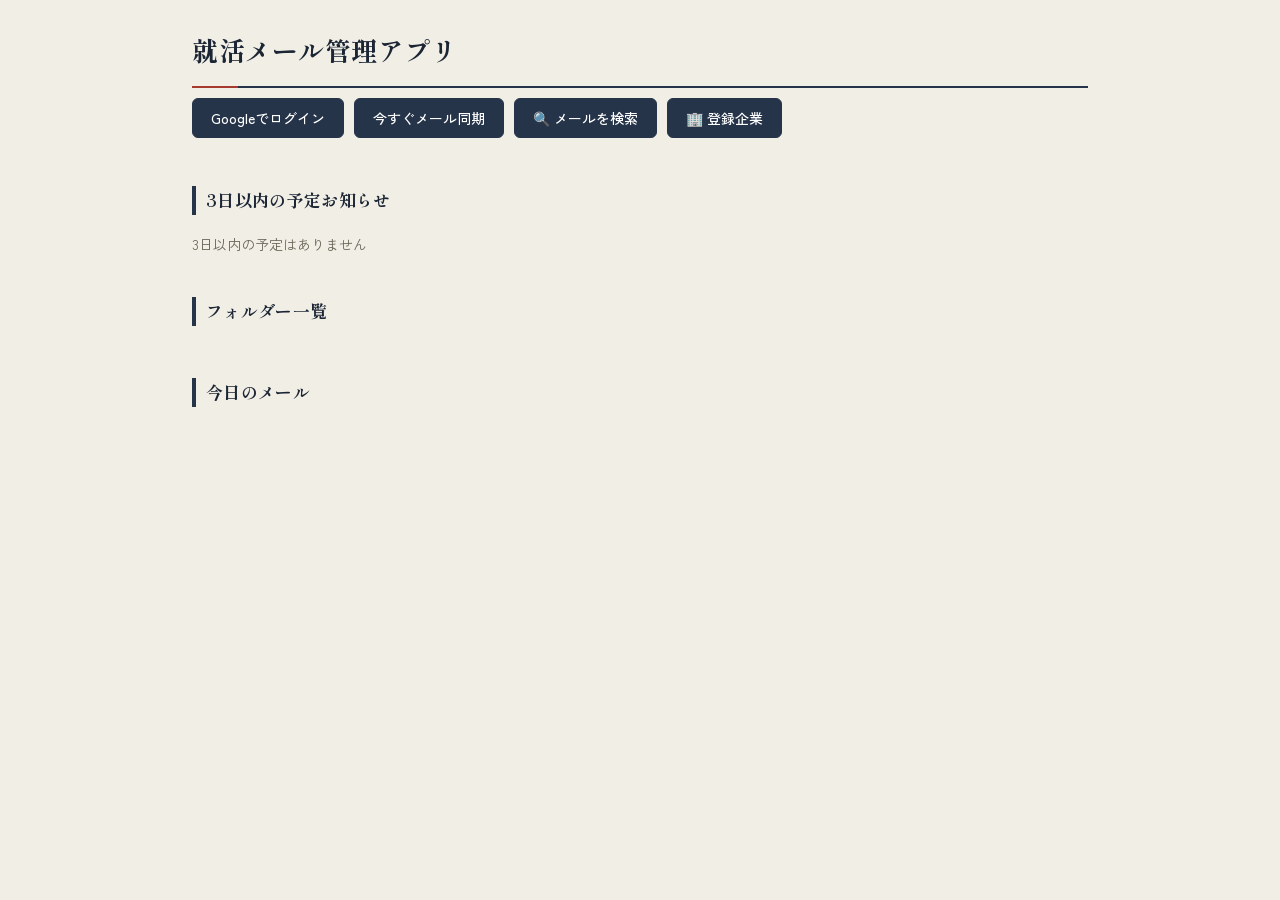
<file: index.html>
<!DOCTYPE html>
<html lang="ja">
<head>
  <meta charset="UTF-8">
  <meta name="viewport" content="width=device-width, initial-scale=1">
  <title>就活メール管理アプリ</title>
  <link rel="stylesheet" href="./css/style.css">

  <!-- Gmail処理・ログイン状態 -->
  <script type="module" src="./js/gmail.js"></script>
  <script src="https://accounts.google.com/gsi/client" async defer></script>

  <style>
    #logoutBtn { display: none; }
  </style>
</head>

<body>

  <h1>就活メール管理アプリ</h1>

  <button id="loginBtn" onclick="loginWithGoogle()">Googleでログイン</button>
  <button id="logoutBtn" onclick="logout()">ログアウト</button>
  <button onclick="manualSync()">今すぐメール同期</button>
  <button onclick="location.href='mails.html'">🔍 メールを検索</button>
  <button onclick="location.href='companies.html'">🏢 登録企業</button>
  <!-- メンテナンス用機能は画面には表示しない（ブラウザのコンソールから runReclassify() / runRepairBodies() / runSyncHealthCheck() として呼び出し可能） -->
  <button onclick="runReclassify()" style="display:none">🔁 振り分けを再判定</button>
  <button onclick="runRepairBodies()" style="display:none">🩹 本文の文字化けを修復</button>
  <button onclick="runSyncHealthCheck()" style="display:none">🩺 同期状況を確認</button>

  <div class="sync-status">
    <span id="lastSyncedLabel"></span>
  </div>

  <h2>3日以内の予定お知らせ</h2>
  <div id="upcomingNotice"></div>

  <h2>フォルダー一覧</h2>
  <div class="folder-grid" id="folderGrid"></div>

  <h2>今日のメール</h2>
  <div id="todayMailList"></div>

  <script>
    window.openFolder = function(category) {
      location.href = `folder.html?category=${category}`;
    };
  </script>

  <!-- ログイン状態・今日のメールの初期化 -->
  <script type="module">
    import { updateLoginUI } from "./js/auth.js";
    import {
      loadTodayMails, getLastSyncedAt, syncMails, refreshReadStatus, reclassifyAll, repairHtmlBodies, getSyncHealthCheck
    } from "./js/gmail.js";

    updateLoginUI();

    // まずキャッシュで即表示 → Supabaseの最新既読状態が届いたら差し替え
    // （renderFoldersの再描画も同じ結果を使い回し、Supabaseへの問い合わせを1回にまとめる）
    loadTodayMails();
    window.__readStatusRefreshed = refreshReadStatus().then(() => {
      loadTodayMails();
      if (window.renderFolders) window.renderFolders();
    });

    function formatLastSynced() {
      const t = getLastSyncedAt();
      const label = document.getElementById("lastSyncedLabel");
      if (!t) {
        label.textContent = "（まだ同期していません）";
        return;
      }
      const d = new Date(t);
      label.textContent = `最終更新: ${d.toLocaleString("ja-JP", { month: "numeric", day: "numeric", hour: "2-digit", minute: "2-digit" })}`;
    }
    formatLastSynced();

    // 「今すぐメール同期」ボタン
    window.manualSync = async function () {
      await syncMails();
      formatLastSynced();
      renderFolders();
    };

    // 「振り分けを再判定」ボタン（Gmail APIは叩かず、保存済み本文でカテゴリだけ再判定）
    window.runReclassify = async function () {
      const { total, changed } = await reclassifyAll();
      renderFolders();
      loadTodayMails();
      alert(`${total}件中 ${changed}件のカテゴリを更新しました`);
    };

    // 「同期状況を確認」ボタン
    window.runSyncHealthCheck = async function () {
      const result = await getSyncHealthCheck();
      if (!result) return;
      if (result.error) {
        alert("同期状況の確認に失敗しました。ログインし直してから試してください。");
        return;
      }
      const diff = result.gmailTotal - result.localTotal;
      const capNote = !result.isFirstSyncDone
        ? "\n（まだ一度も同期してません）"
        : (result.localTotal >= 500
            ? "\n※初回同期の上限500件に達しています。差分同期で少しずつ追いついていきます。"
            : "");
      alert(
        `Gmail全体のメール数：${result.gmailTotal}件\n` +
        `ローカルに保存済み：${result.localTotal}件\n` +
        `差：${diff}件${capNote}\n\n` +
        `※Gmail全体には就活と関係ないメールも全部含まれます。同期が正常なら「今すぐメール同期」を押すたびに差が縮まっていきます。`
      );
    };
    window.runRepairBodies = async function () {
      const { total, fixed, authError, stillBroken } = await repairHtmlBodies();
      renderFolders();
      loadTodayMails();
      if (total === 0) {
        alert("HTMLタグが混ざったままの本文は見つかりませんでした");
      } else if (authError) {
        alert(`Googleログインの有効期限が切れているようです。一度ログアウトして、再度ログインしてから試してください。（対象${total}件、修復0件）`);
      } else {
        alert(`対象${total}件中 ${fixed}件の本文を修復しました${stillBroken > 0 ? `（${stillBroken}件は修復後もHTMLが残っていました。開発者ツールのConsoleに詳細を出しています）` : ""}`);
      }
    };

    window.renderFolders = renderFolders; // フォルダー描画スクリプトから呼べるように
  </script>

  <!-- フォルダー一覧生成 -->
  <script type="module">
    import { getFolderCounts } from "./js/gmail.js";

    // フォルダー名 → 仕分けタブの色分類
    const FOLDER_TYPES = {
      "面接案内": "interview",
      "面接日程調整": "interview",
      "説明会案内": "briefing",
      "インターン案内": "briefing",
      "座談会案内": "briefing",
      "イベント案内": "briefing",
      "選考優遇案内": "other",
      "締切案内": "deadline",
      "エントリー案内": "deadline",
      "書類選考通過": "other",
      "書類選考不通過": "other",
      "適性検査・WEBテスト": "deadline",
      "課題提出": "deadline",
      "合格・内定": "other",
      "不採用": "other",
      "要返信": "other",
      "その他": "other",
      "カレンダーを見る": "calendar"
    };

    const folders = Object.keys(FOLDER_TYPES);

    window.renderFolders = function () {
      const counts = getFolderCounts();
      const grid = document.getElementById("folderGrid");
      grid.innerHTML = "";

      folders.forEach(folder => {
        const div = document.createElement("div");
        div.className = "folder-item";
        div.dataset.type = FOLDER_TYPES[folder];

        if (folder === "カレンダーを見る") {
          div.onclick = () => location.href = "calendar.html";
          div.innerHTML = `
            <div class="folder-count"></div>
            <div>${folder}</div>
          `;
        } else {
          const info = counts[folder] || { total: 0, unread: 0 };
          const unreadLabel = info.unread > 0
            ? `<span class="unread-stamp">${info.unread}</span>`
            : "";
          div.onclick = () => openFolder(folder);
          div.innerHTML = `
            <div class="folder-count">${info.total}件${unreadLabel}</div>
            <div>${folder}</div>
          `;
        }

        grid.appendChild(div);
      });
    };

    renderFolders();
    // Supabaseへの問い合わせは上の既読状態取得スクリプトで1回だけ行い、
    // その完了後にrenderFoldersを呼び直す（ここでは重ねて問い合わせない）
  </script>

  <!-- 直近3日以内の予定お知らせ -->
  <script type="module">
    import { getUpcomingEvents } from "./js/calendar.js";

    function escapeHtml(str) {
      if (str == null) return "";
      return String(str)
        .replace(/&/g, "&amp;")
        .replace(/</g, "&lt;")
        .replace(/>/g, "&gt;")
        .replace(/"/g, "&quot;")
        .replace(/'/g, "&#39;");
    }

    function renderUpcoming() {
      const noticeBox = document.getElementById("upcomingNotice");
      const upcoming = getUpcomingEvents(3);

      if (upcoming.length === 0) {
        noticeBox.innerHTML = `<div class="notice-empty">3日以内の予定はありません</div>`;
        return;
      }

      noticeBox.innerHTML = "";
      upcoming.forEach(ev => {
        const d = new Date(ev.datetime);
        const dateStr = d.toLocaleDateString("ja-JP", { month: "numeric", day: "numeric", weekday: "short" });
        const timeStr = d.toLocaleTimeString("ja-JP", { hour: "2-digit", minute: "2-digit" });

        const div = document.createElement("div");
        div.className = "notice-item";
        div.innerHTML = `【${escapeHtml(ev.category)}】${dateStr} ${timeStr}〜 ${escapeHtml(ev.title)}`;

        // メール解析から自動登録された予定（sourceMailIdあり）はクリックで元メールへ飛べるようにする。
        // 締切イベントは "{gmailId}-deadline" という形でIDを持っているため、元のGmail IDに戻す。
        if (ev.sourceMailId) {
          const mailId = ev.sourceMailId.replace(/-deadline$/, "");
          div.classList.add("notice-item-clickable");
          div.title = "クリックでメールを開く";
          div.onclick = () => { location.href = `mail.html?id=${encodeURIComponent(mailId)}`; };
        }

        noticeBox.appendChild(div);
      });
    }

    renderUpcoming();
    window.addEventListener("mailsSynced", renderUpcoming);
  </script>

</body>
</html>
</file>
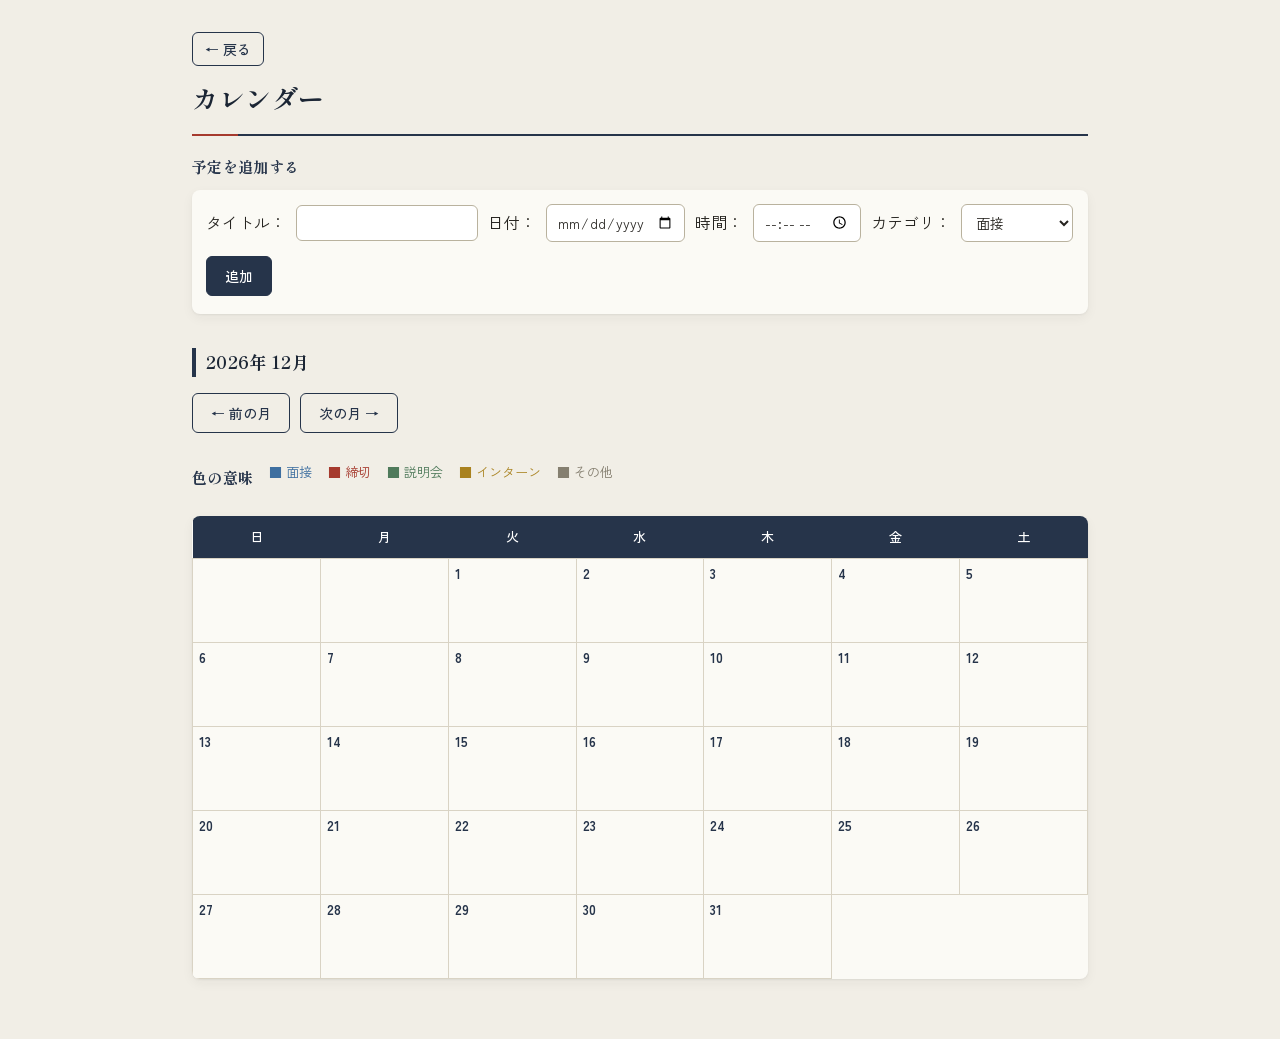
<file: calendar.html>
<!DOCTYPE html>
<html lang="ja">
<head>
  <meta charset="UTF-8">
  <meta name="viewport" content="width=device-width, initial-scale=1">
  <title>カレンダー</title>
  <link rel="stylesheet" href="./css/style.css">

  <!-- 戻るボタン（1回だけ） -->
  <script type="module">
    import { insertBackButton } from "./js/ui.js";
    insertBackButton();
  </script>
</head>

<body>

  <h1>カレンダー</h1>

  <!-- 予定追加フォーム（横1列） -->
  <div id="addScheduleBox">
    <h3>予定を追加する</h3>

    <div class="schedule-row">
      <label>タイトル：</label>
      <input type="text" id="titleInput">

      <label>日付：</label>
      <input type="date" id="dateInput">

      <label>時間：</label>
      <input type="time" id="timeInput">

      <label>カテゴリ：</label>
      <select id="categoryInput">
        <option value="面接">面接</option>
        <option value="締切">締切</option>
        <option value="説明会">説明会</option>
        <option value="インターン">インターン</option>
        <option value="その他">その他</option>
      </select>

      <button id="addBtn">追加</button>
    </div>
  </div>

  <!-- カレンダー本体 -->
  <div id="calendar"></div>

  <script type="module" src="./js/calendar.js"></script>

</body>
</html>
</file>
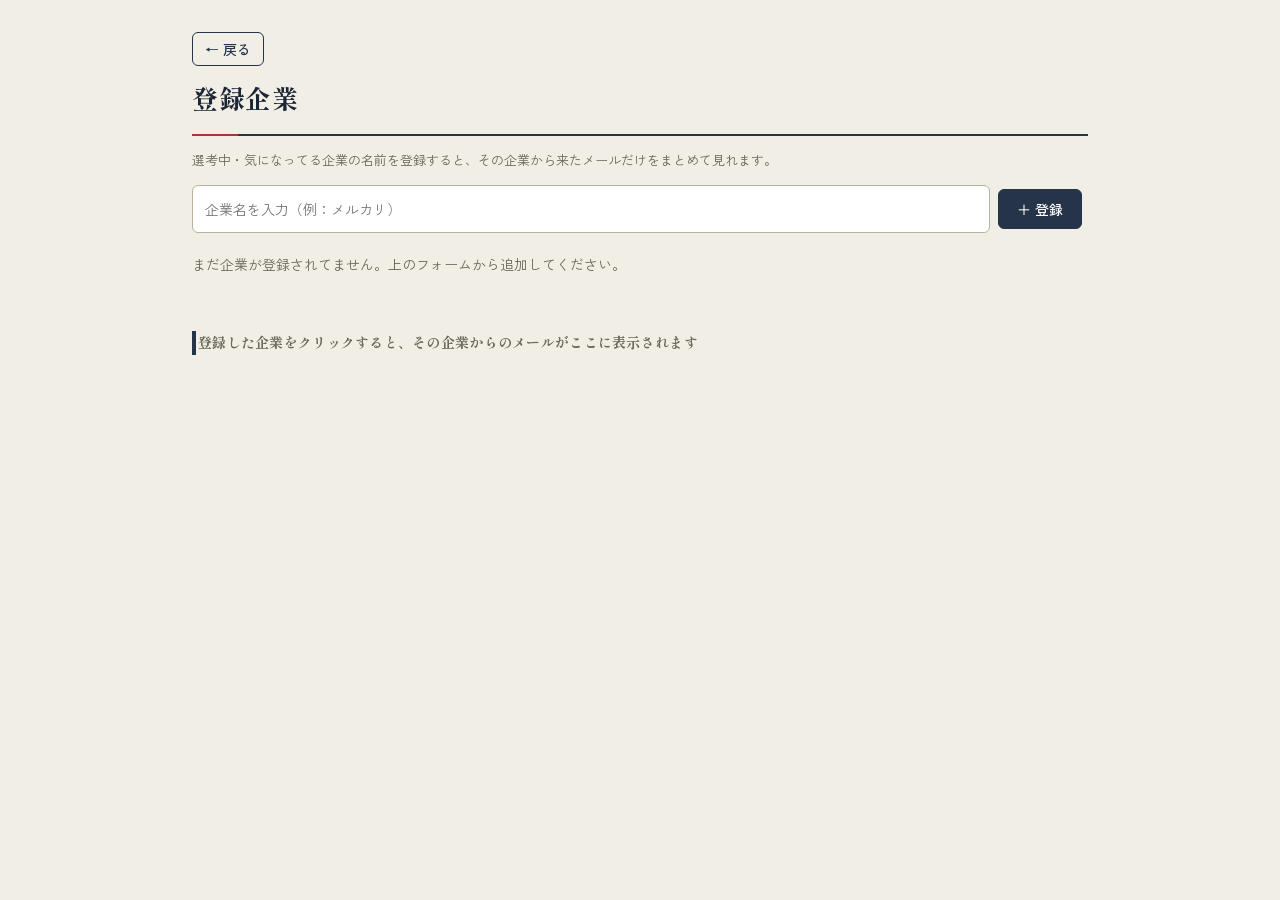
<file: companies.html>
<!DOCTYPE html>
<html lang="ja">
<head>
  <meta charset="UTF-8">
  <meta name="viewport" content="width=device-width, initial-scale=1">
  <title>登録企業</title>
  <link rel="stylesheet" href="./css/style.css">
  <script type="module">
    import { insertBackButton } from "./js/ui.js";
    insertBackButton();
  </script>
  <style>
    #addCompanyForm {
      display: flex;
      gap: 8px;
      margin: 14px 0 20px;
      flex-wrap: wrap;
    }
    #companyNameInput {
      flex: 1;
      min-width: 200px;
      padding: 9px 12px;
      font-size: 14px;
    }
    #companyList {
      display: flex;
      flex-wrap: wrap;
      gap: 10px;
      margin-bottom: 24px;
    }
    .company-chip {
      display: flex;
      align-items: center;
      gap: 8px;
      background: var(--card);
      border: 1px solid var(--line);
      border-radius: 999px;
      padding: 7px 8px 7px 16px;
      cursor: pointer;
      box-shadow: var(--shadow);
      font-size: 14px;
      transition: transform 0.1s ease;
    }
    .company-chip:hover { transform: translateY(-2px); }
    .company-chip-name { font-weight: 500; color: var(--navy-deep); }
    .company-chip-count { font-size: 12px; color: var(--ink-soft); white-space: nowrap; }
    .company-chip-remove {
      background: none;
      border: none;
      color: var(--ink-soft);
      font-size: 16px;
      line-height: 1;
      padding: 2px 6px;
      margin: 0;
      cursor: pointer;
      border-radius: 999px;
    }
    .company-chip-remove:hover { background: var(--seal-soft); color: var(--seal); }
    #companyListEmpty {
      color: var(--ink-soft);
      font-size: 14px;
      margin-bottom: 20px;
    }
    #selectedCompanyLabel {
      font-size: 14px;
      color: var(--ink-soft);
      margin-bottom: 10px;
      padding-left: 2px;
    }
  </style>
</head>
<body>

  <h1>登録企業</h1>
  <p style="color:var(--ink-soft); font-size:13px;">選考中・気になってる企業の名前を登録すると、その企業から来たメールだけをまとめて見れます。</p>

  <form id="addCompanyForm">
    <input type="text" id="companyNameInput" placeholder="企業名を入力（例：メルカリ）" required>
    <button type="submit">＋ 登録</button>
  </form>

  <div id="companyListEmpty" style="display:none;">まだ企業が登録されてません。上のフォームから追加してください。</div>
  <div id="companyList"></div>

  <h2 id="selectedCompanyLabel">登録した企業をクリックすると、その企業からのメールがここに表示されます</h2>
  <div id="companyMailResults"></div>

  <script type="module" src="./js/companies.js"></script>

</body>
</html>
</file>
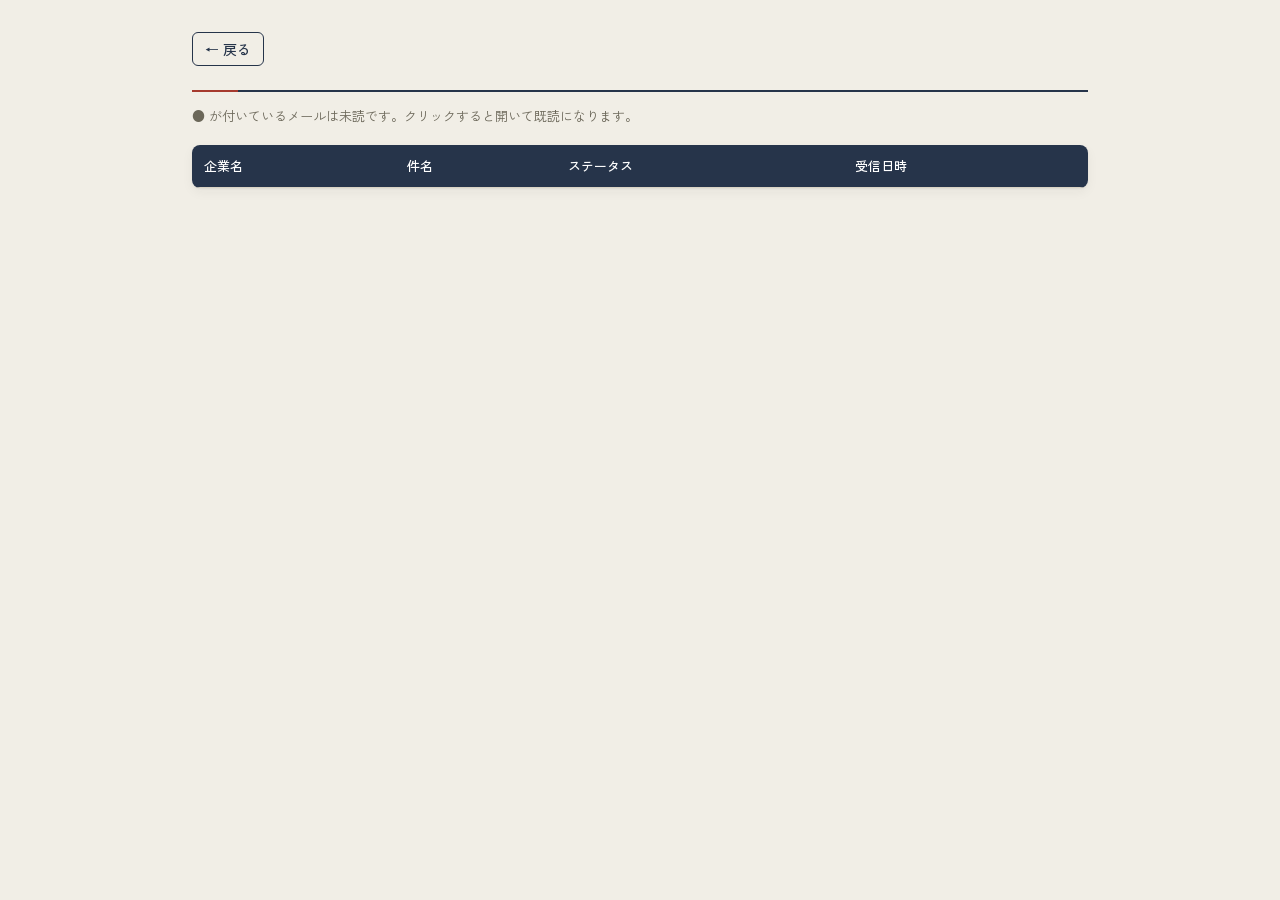
<file: folder.html>
<!DOCTYPE html>
<html lang="ja">
<head>
  <meta charset="UTF-8">
  <meta name="viewport" content="width=device-width, initial-scale=1">
  <title>フォルダー内メール一覧</title>
  <link rel="stylesheet" href="./css/style.css">

  <!-- 戻るボタン（1回だけ） -->
  <script type="module">
    import { insertBackButton } from "./js/ui.js";
    insertBackButton();
  </script>

  <!-- Gmail処理 -->
  <script type="module" src="./js/gmail.js"></script>
</head>

<body>

  <h1 id="folderTitle"></h1>
  <p style="color:var(--ink-soft); font-size:13px;">● が付いているメールは未読です。クリックすると開いて既読になります。</p>

  <table>
    <thead>
      <tr>
        <th>企業名</th>
        <th>件名</th>
        <th>ステータス</th>
        <th>受信日時</th>
      </tr>
    </thead>
    <tbody id="folderList"></tbody>
  </table>

  <!-- フォルダー内メール読み込み -->
  <script type="module">
    import { loadFolderMails, refreshReadStatus } from "./js/gmail.js";

    const params = new URLSearchParams(window.location.search);
    const category = params.get("category");

    document.getElementById("folderTitle").textContent = `${category} のメール`;

    // まずキャッシュで即表示 → Supabaseの最新既読状態が届いたら差し替え
    loadFolderMails(category);
    refreshReadStatus().then(() => loadFolderMails(category));
  </script>

</body>
</html>
</file>
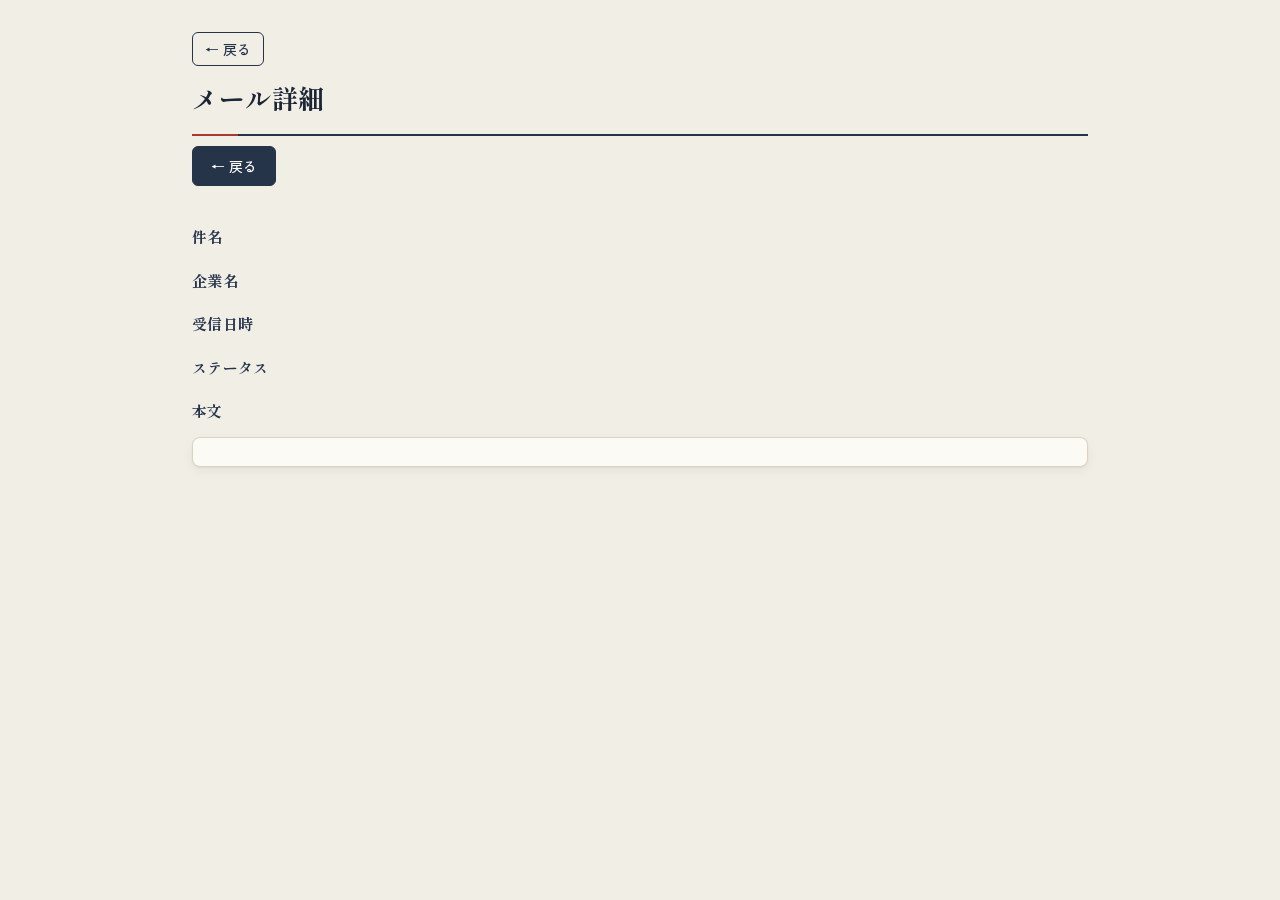
<file: mail.html>
<!DOCTYPE html>
<html>
<head>
  <meta charset="UTF-8">
  <meta name="viewport" content="width=device-width, initial-scale=1">
  <title>メール詳細</title>
  <link rel="stylesheet" href="./css/style.css">
  <script type="module">
    import { insertBackButton } from "./js/ui.js";
    insertBackButton();
  </script>
</head>
<body>
  <h1>メール詳細</h1>

  <button onclick="history.back()" style="margin-bottom:20px;">← 戻る</button>

  <h3>件名</h3>
  <div id="subject"></div>

  <h3>企業名</h3>
  <div id="company"></div>

  <h3>受信日時</h3>
  <div id="receivedDate"></div>

  <h3>ステータス <span id="badges"></span></h3>
  <div id="status"></div>
  <div id="candidates" class="candidates"></div>

  <h3>本文</h3>
  <pre id="body" style="white-space: pre-wrap; background:var(--card); border:1px solid var(--line); border-radius:var(--radius); padding:14px; box-shadow:var(--shadow);"></pre>

  <script type="module">
    import { getMailById, markAsRead } from "./js/gmail.js";
    import { loadEvents } from "./js/calendar.js";

    const params = new URLSearchParams(window.location.search);
    const id = params.get("id");

    const mail = getMailById(id);

    if (!mail) {
      document.body.innerHTML += "<p>メールが見つかりませんでした。一覧からもう一度開いてください。</p>";
    } else {
      document.getElementById("subject").textContent = mail.subject;
      document.getElementById("company").textContent = mail.company || mail.from;
      document.getElementById("receivedDate").textContent = mail.date
        ? new Date(mail.date).toLocaleString("ja-JP", { year: "numeric", month: "numeric", day: "numeric", hour: "2-digit", minute: "2-digit" })
        : "不明";
      document.getElementById("status").textContent = mail.category;

      // AI要約
      if (mail.summary) {
        const summaryEl = document.createElement("div");
        summaryEl.style.cssText = "background:var(--slot-blue-soft); border-left:4px solid var(--slot-blue); padding:8px 12px; margin:8px 0; border-radius:4px; font-size:14px;";
        summaryEl.textContent = `📝 ${mail.summary}`;
        document.getElementById("candidates").before(summaryEl);
      }

      let badgesHtml = "";

      if (mail.isSent) {
        badgesHtml += `<span class="badge sent-badge">📤 送信済み</span>`;
      }

      if (mail.format) {
        badgesHtml += `<span class="badge format-badge">${mail.format}</span>`;
      }

      const events = loadEvents();
      const linkedEvent = events.find(ev => ev.sourceMailId === id);
      if (linkedEvent) {
        const d = new Date(linkedEvent.datetime);
        const dateStr = d.toLocaleString("ja-JP", {
          month: "numeric", day: "numeric", hour: "2-digit", minute: "2-digit"
        });
        badgesHtml += `<span class="badge calendar-badge">📅 カレンダー登録済み（${dateStr}〜）</span>`;
      }

      const linkedDeadline = events.find(ev => ev.sourceMailId === `${id}-deadline`);
      if (linkedDeadline) {
        const d = new Date(linkedDeadline.datetime);
        const dateStr = d.toLocaleString("ja-JP", {
          month: "numeric", day: "numeric", hour: "2-digit", minute: "2-digit"
        });
        badgesHtml += `<span class="badge deadline-badge">⏰ 締切: ${dateStr}</span>`;
      }

      document.getElementById("badges").innerHTML = badgesHtml;

      // 本文中で見つかった日時候補をすべて表示（採用された日時の確認用）
      if (mail.candidateDates && mail.candidateDates.length > 1) {
        const list = mail.candidateDates
          .map(d => new Date(d).toLocaleString("ja-JP", { month: "numeric", day: "numeric", hour: "2-digit", minute: "2-digit" }))
          .join(" / ");
        document.getElementById("candidates").textContent = `本文中で見つかった日時候補: ${list}`;
      }

      document.getElementById("body").textContent = mail.body;

      // 開いたら既読にする
      markAsRead(id);
    }
  </script>
</body>
</html>
</file>
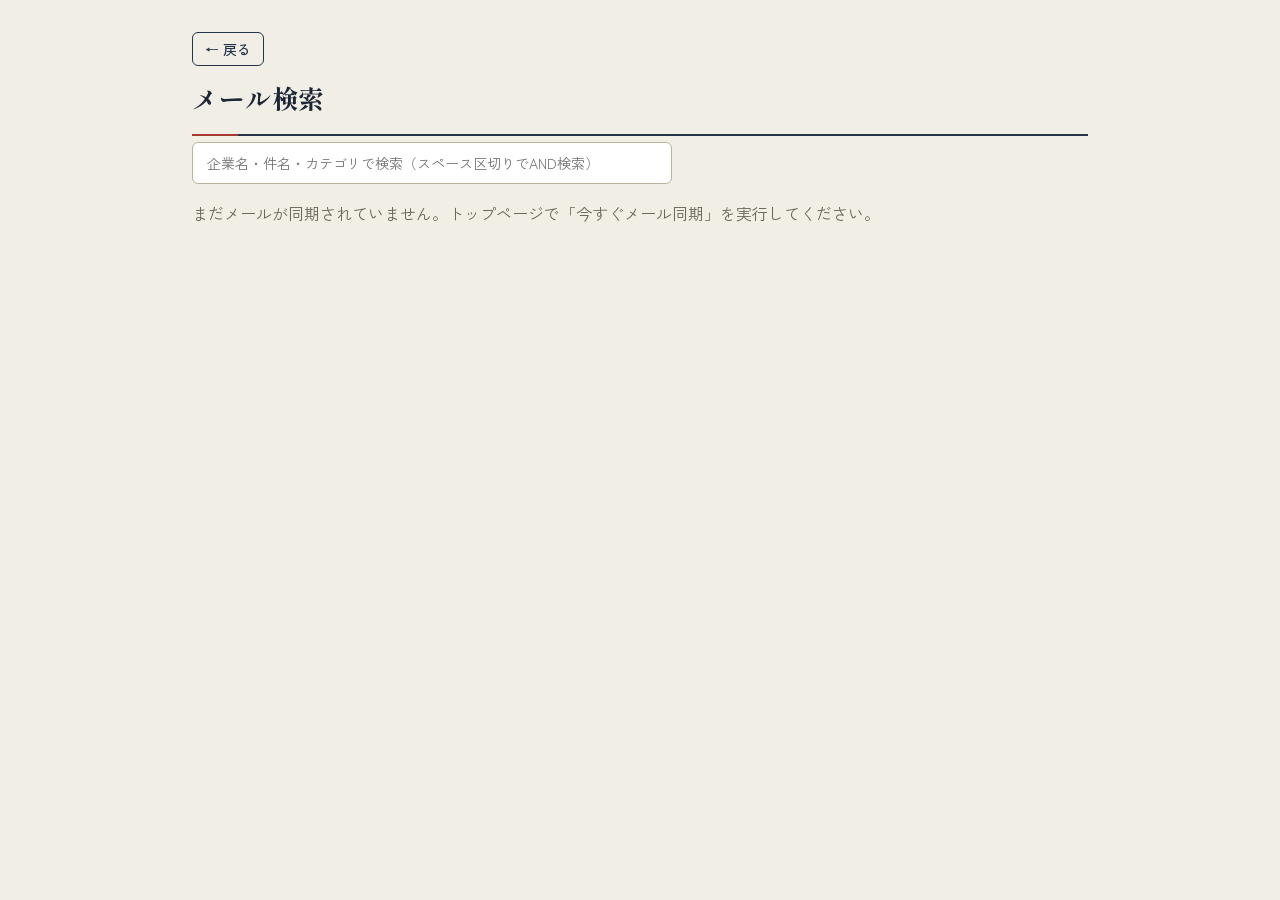
<file: mails.html>
<!DOCTYPE html>
<html>
<head>
  <meta charset="UTF-8">
  <meta name="viewport" content="width=device-width, initial-scale=1">
  <title>メール検索</title>
  <link rel="stylesheet" href="./css/style.css">
  <script type="module">
    import { insertBackButton } from "./js/ui.js";
    insertBackButton();
  </script>
</head>
<body>
  <h1>メール検索</h1>

  <input type="text" id="searchInput" placeholder="企業名・件名・カテゴリで検索（スペース区切りでAND検索）"
         style="width:100%; max-width:480px; padding:10px 14px; font-size:14px;">
  <div id="searchSummary" style="margin:10px 0 4px; font-size:13px; color:var(--ink-soft);"></div>

  <div id="mailList"></div>

  <script type="module" src="./js/ui.js"></script>
</body>
</html>
</file>
<file: css/style.css>
/* ============================================================
   就活メール管理アプリ — 共通スタイル
   コンセプト：書類の「仕分けケース」× スーツのネイビー × 朱色の押印
   ============================================================ */

@import url('https://fonts.googleapis.com/css2?family=Shippori+Mincho:wght@500;700&family=Zen+Kaku+Gothic+New:wght@400;500;700&display=swap');

:root {
  --paper: #F1EEE6;
  --card: #FBFAF5;
  --ink: #262420;
  --ink-soft: #6B6759;
  --navy: #26344A;
  --navy-deep: #1B2534;
  --seal: #A63A2E;
  --seal-soft: #F3E3DF;
  --slot-blue: #3E6FA0;
  --slot-blue-soft: #E4EDF5;
  --slot-green: #4F7A5B;
  --slot-green-soft: #E7EFE7;
  --slot-mustard: #A9821F;
  --slot-mustard-soft: #F3ECDA;
  --slot-grey: #857F70;
  --slot-grey-soft: #EBE8DF;
  --line: #D9D3C4;
  --line-strong: #B9B29E;
  --radius: 8px;
  --shadow: 0 1px 2px rgba(38, 36, 32, 0.06), 0 4px 12px rgba(38, 36, 32, 0.05);
}

* { box-sizing: border-box; }

html {
  overflow-x: hidden;
}

body {
  font-family: "Zen Kaku Gothic New", "Hiragino Sans", "Yu Gothic", sans-serif;
  background: var(--paper);
  color: var(--ink);
  padding: 28px 32px 60px;
  max-width: 960px;
  margin: 0 auto;
  line-height: 1.7;
  overflow-wrap: anywhere;
  overflow-x: hidden;
}

pre, code {
  overflow-wrap: anywhere;
  word-break: break-word;
  white-space: pre-wrap;
  max-width: 100%;
}

a {
  overflow-wrap: anywhere;
  color: var(--slot-blue);
}

h1, h2, h3 {
  font-family: "Shippori Mincho", serif;
  color: var(--navy-deep);
  font-weight: 700;
  letter-spacing: 0.02em;
}

h1 {
  font-size: 26px;
  margin: 0 0 6px;
  padding-bottom: 14px;
  border-bottom: 2px solid var(--navy);
  position: relative;
}

h1::after {
  content: "";
  position: absolute;
  left: 0; bottom: -2px;
  width: 46px; height: 2px;
  background: var(--seal);
}

h2 {
  font-size: 17px;
  margin: 34px 0 12px;
  padding-left: 10px;
  border-left: 4px solid var(--navy);
}

h3 {
  font-size: 15px;
  margin: 18px 0 8px;
  color: var(--navy);
}


/* ------------------------------------------------------------
   ボタン
   ------------------------------------------------------------ */
button, input[type="submit"] {
  font-family: inherit;
  font-size: 14px;
  font-weight: 500;
  padding: 9px 18px;
  margin: 4px 6px 4px 0;
  border: 1px solid var(--navy);
  border-radius: 6px;
  background: var(--navy);
  color: #fff;
  cursor: pointer;
  transition: background 0.15s ease, transform 0.05s ease;
}

button:hover { background: var(--navy-deep); }
button:active { transform: translateY(1px); }

button#logoutBtn,
button#backButton,
button#prevMonth,
button#nextMonth {
  background: transparent;
  color: var(--navy);
}
button#logoutBtn:hover,
button#backButton:hover,
button#prevMonth:hover,
button#nextMonth:hover {
  background: var(--navy);
  color: #fff;
}

input[type="text"], input[type="date"], input[type="time"], select {
  font-family: inherit;
  font-size: 14px;
  padding: 7px 10px;
  border: 1px solid var(--line-strong);
  border-radius: 6px;
  background: #fff;
  color: var(--ink);
}

/* ------------------------------------------------------------
   フォルダー一覧（仕分けケース風タブカード）
   ------------------------------------------------------------ */
.folder-grid {
  display: grid;
  grid-template-columns: repeat(auto-fill, minmax(150px, 1fr));
  gap: 14px;
  margin-top: 18px;
}

.folder-item {
  position: relative;
  padding: 20px 14px 16px;
  background: var(--card);
  border: 1px solid var(--line);
  border-top: none;
  border-radius: 0 0 var(--radius) var(--radius);
  box-shadow: var(--shadow);
  cursor: pointer;
  text-align: center;
  font-size: 14px;
  font-weight: 500;
  transition: transform 0.12s ease, box-shadow 0.12s ease;
}

/* 仕分けタブ（フォルダーの見出し部分） */
.folder-item::before {
  content: "";
  position: absolute;
  top: -8px;
  left: 12px;
  width: 34px;
  height: 8px;
  background: var(--slot-grey);
  border-radius: 3px 3px 0 0;
}

.folder-item:hover {
  transform: translateY(-3px);
  box-shadow: 0 6px 16px rgba(38, 36, 32, 0.12);
}

.folder-item[data-type="interview"]::before { background: var(--slot-blue); }
.folder-item[data-type="deadline"]::before  { background: var(--seal); }
.folder-item[data-type="briefing"]::before  { background: var(--slot-green); }
.folder-item[data-type="other"]::before     { background: var(--slot-grey); }
.folder-item[data-type="calendar"]::before  { background: var(--navy); }

.folder-count {
  position: absolute;
  top: 6px;
  right: 8px;
  font-size: 11px;
  color: var(--ink-soft);
  font-weight: 400;
}

.folder-count .unread-stamp {
  display: inline-block;
  min-width: 16px;
  padding: 1px 5px;
  margin-left: 4px;
  border-radius: 999px;
  background: var(--seal);
  color: #fff;
  font-size: 10px;
  font-weight: 700;
}

/* ------------------------------------------------------------
   今日のメール／お知らせ／メール一覧の共通カード
   ------------------------------------------------------------ */
.mail-item,
#todayMailList div,
#mailList .mail-item {
  border: 1px solid var(--line);
  background: var(--card);
  padding: 12px 14px;
  margin-bottom: 8px;
  border-radius: var(--radius);
  box-shadow: var(--shadow);
  cursor: pointer;
  transition: transform 0.1s ease;
}
.mail-item:hover, #todayMailList div:hover { transform: translateX(2px); }

#upcomingNotice .notice-item {
  border-left: 4px solid var(--slot-blue);
  background: var(--slot-blue-soft);
  padding: 9px 14px;
  margin: 7px 0;
  border-radius: 6px;
  font-size: 14px;
}
#upcomingNotice .notice-item-clickable {
  cursor: pointer;
  transition: transform 0.1s ease, filter 0.1s ease;
}
#upcomingNotice .notice-item-clickable:hover {
  filter: brightness(0.97);
  transform: translateX(2px);
}
#upcomingNotice .notice-empty {
  color: var(--ink-soft);
  font-size: 14px;
  padding: 6px 0;
}

/* ------------------------------------------------------------
   同期ステータス
   ------------------------------------------------------------ */
.sync-status {
  margin: 10px 0 6px;
  font-size: 13px;
  color: var(--ink-soft);
  display: flex;
  align-items: center;
  gap: 12px;
  flex-wrap: wrap;
}

.sync-toggle {
  display: inline-flex;
  align-items: center;
  gap: 6px;
  cursor: pointer;
  user-select: none;
}

/* ------------------------------------------------------------
   テーブル（フォルダー内メール一覧）
   ------------------------------------------------------------ */
table {
  width: 100%;
  border-collapse: collapse;
  margin-top: 18px;
  background: var(--card);
  box-shadow: var(--shadow);
  border-radius: var(--radius);
  overflow: hidden;
}

th, td {
  border-bottom: 1px solid var(--line);
  padding: 10px 12px;
  text-align: left;
  font-size: 14px;
}

th {
  background: var(--navy);
  color: #fff;
  font-weight: 500;
  font-size: 13px;
}

tbody tr td { cursor: pointer; }
tbody tr:hover td { background: var(--slot-blue-soft); }
tbody tr:last-child td { border-bottom: none; }

/* ------------------------------------------------------------
   バッジ（メール詳細ページ）
   ------------------------------------------------------------ */
.badge {
  display: inline-block;
  padding: 3px 10px;
  border-radius: 999px;
  font-size: 12px;
  font-weight: 500;
  margin-left: 8px;
}
.calendar-badge { background: var(--slot-blue-soft); color: var(--slot-blue); }
.deadline-badge { background: var(--seal-soft); color: var(--seal); }
.format-badge   { background: var(--slot-green-soft); color: var(--slot-green); }
.sent-badge     { background: var(--ink-soft); color: #fff; }
.candidates { font-size: 13px; color: var(--ink-soft); margin-top: 6px; }

/* ------------------------------------------------------------
   カレンダー
   ------------------------------------------------------------ */
#calendar table { table-layout: fixed; }

#calendar th {
  text-align: center;
}

#calendar td {
  border: 1px solid var(--line);
  padding: 6px;
  height: 84px;
  vertical-align: top;
  position: relative;
  overflow: hidden;
  background: var(--card);
  cursor: pointer;
}
#calendar td:hover { background: var(--slot-blue-soft); }

#legend {
  display: flex;
  gap: 16px;
  flex-wrap: wrap;
  font-size: 13px;
  color: var(--ink-soft);
  margin: 10px 0 4px;
}
#legend div { display: flex; align-items: center; gap: 5px; }

.day-number {
  position: absolute;
  top: 4px;
  left: 6px;
  font-weight: 700;
  font-size: 13px;
  color: var(--navy);
}

.event {
  display: block;
  margin: 22px 3px 2px;
  padding: 2px 5px;
  font-size: 11px;
  border-radius: 4px;
  color: #fff;
  overflow: hidden;
  text-overflow: ellipsis;
  white-space: nowrap;
}

.event:first-of-type { margin-top: 22px; }

.delBtn {
  background: none;
  border: none;
  color: #fff;
  opacity: 0.75;
  padding: 0 0 0 4px;
  margin: 0;
  font-size: 11px;
  cursor: pointer;
}
.delBtn:hover { opacity: 1; background: none; }

.schedule-row {
  display: flex;
  align-items: center;
  gap: 10px;
  flex-wrap: wrap;
  margin-top: 10px;
  background: var(--card);
  padding: 14px;
  border-radius: var(--radius);
  box-shadow: var(--shadow);
}

/* ------------------------------------------------------------
   カレンダー：日付詳細モーダル
   ------------------------------------------------------------ */
.day-detail-overlay {
  display: none;
  position: fixed;
  inset: 0;
  background: rgba(38, 36, 32, 0.45);
  z-index: 1000;
  align-items: center;
  justify-content: center;
  padding: 20px;
}
.day-detail-box {
  background: var(--card);
  border-radius: var(--radius);
  box-shadow: var(--shadow);
  max-width: 480px;
  width: 100%;
  max-height: 80vh;
  overflow-y: auto;
  padding: 18px 20px;
}
.day-detail-header {
  display: flex;
  align-items: center;
  justify-content: space-between;
  border-bottom: 1px solid var(--line);
  padding-bottom: 10px;
  margin-bottom: 12px;
}
.day-detail-header h3 {
  margin: 0;
  font-size: 16px;
  color: var(--ink);
}
.day-detail-close {
  background: none;
  border: none;
  font-size: 20px;
  line-height: 1;
  color: var(--ink-soft);
  cursor: pointer;
  padding: 4px 6px;
}
.day-detail-close:hover { color: var(--ink); }
.day-detail-item {
  border-left: 4px solid var(--slot-blue);
  background: var(--slot-blue-soft);
  padding: 9px 14px;
  margin: 8px 0;
  border-radius: 6px;
  font-size: 14px;
  line-height: 1.6;
}
.day-detail-category { font-weight: 700; margin-right: 4px; }
.day-detail-time { color: var(--ink-soft); margin-right: 6px; }
.day-detail-item-clickable {
  cursor: pointer;
  transition: transform 0.1s ease, filter 0.1s ease;
}
.day-detail-item-clickable:hover {
  filter: brightness(0.97);
  transform: translateX(2px);
}

/* ------------------------------------------------------------
   スマホ向け調整
   ------------------------------------------------------------ */
@media (max-width: 600px) {
  body {
    padding: 16px 14px 40px;
  }
  h1 { font-size: 21px; }
  .folder-grid {
    grid-template-columns: repeat(2, 1fr);
    gap: 10px;
  }
  table, th, td { font-size: 13px; }
  th, td { padding: 8px 6px; }
}
</file>
